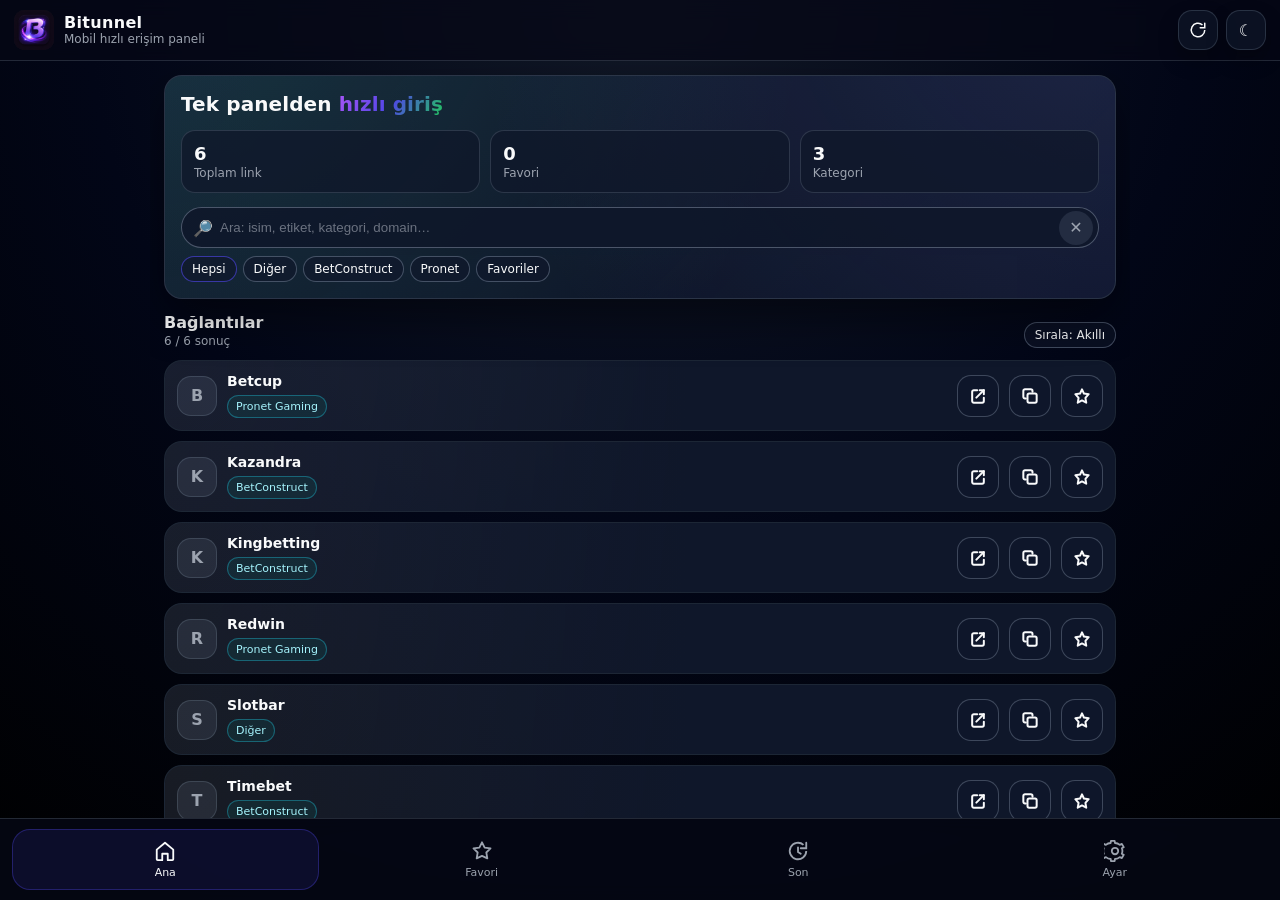
<file: index.html>
<!doctype html>
<html lang="tr">
<head>
  <!-- Temel -->
  <meta charset="utf-8" />
  <meta name="viewport" content="width=device-width,initial-scale=1,viewport-fit=cover" />

  <!-- SEO: Başlık + Açıklama -->
  <title>Bitunnel – Doğru & Güncel Giriş Adresi Paneli | Tek Ekrandan Güvenli ve Hızlı Erişim</title>
  <meta name="description" content="Bitunnel, engellenen veya değişen giriş adreslerini tek panelde toplayan bir erişim uygulamasıdır. Doğru adrese hızlı ve güvenli yönlendirme sağlar, paravan/fake sitelerden kaçınmaya yardımcı olur." />

  <!-- Arama motorları -->
  <meta name="robots" content="index,follow,max-image-preview:large,max-snippet:-1,max-video-preview:-1" />
  <link rel="canonical" href="https://bitunnel.github.io/" />
  <meta http-equiv="Content-Language" content="tr" />

  <!-- Tema / Görünüm -->
  <meta name="theme-color" content="#050816" />
  <meta name="color-scheme" content="dark light" />

  <!-- PWA -->
  <link rel="manifest" href="/manifest.webmanifest" />
  <meta name="mobile-web-app-capable" content="yes" />

  <!-- iOS PWA -->
  <meta name="apple-mobile-web-app-capable" content="yes" />
  <meta name="apple-mobile-web-app-status-bar-style" content="black-translucent" />
  <meta name="apple-mobile-web-app-title" content="Bitunnel" />

  <!-- Favicons / App Icons -->
  <link rel="icon" href="/icons/bitunnel-icon-512.png" />
  <link rel="icon" type="image/png" sizes="16x16" href="/icons/bitunnel-icon-512.png" />
  <link rel="icon" type="image/png" sizes="32x32" href="/icons/bitunnel-icon-512.png" />
  <link rel="apple-touch-icon" sizes="180x180" href="/icons/bitunnel-icon-512.png" />

  <!-- Sosyal Paylaşım: Open Graph -->
  <meta property="og:type" content="website" />
  <meta property="og:site_name" content="Bitunnel" />
  <meta property="og:locale" content="tr_TR" />
  <meta property="og:url" content="https://bitunnel.github.io/" />
  <meta property="og:title" content="Bitunnel – Doğru & Güncel Giriş Adresi Paneli" />
  <meta property="og:description" content="Engellenen veya değişen giriş adreslerini tek panelde topla. Doğru adrese hızlı ve güvenli yönlendirme sağlar, paravan/fake sitelerden kaçınmaya yardımcı olur." />
  <meta property="og:image" content="https://bitunnel.github.io/og/bitunnel-1200x630.png" />
  <meta property="og:image:width" content="1200" />
  <meta property="og:image:height" content="630" />
  <meta property="og:image:alt" content="Bitunnel – doğru ve güncel giriş adresi paneli" />

  <!-- Sosyal Paylaşım: Twitter -->
  <meta name="twitter:card" content="summary_large_image" />
  <meta name="twitter:title" content="Bitunnel – Doğru & Güncel Giriş Adresi Paneli" />
  <meta name="twitter:description" content="Engellenen veya değişen giriş adreslerini tek panelde topla. Doğru adrese hızlı ve güvenli yönlendirme sağlar, paravan/fake sitelerden kaçınmaya yardımcı olur." />
  <meta name="twitter:image" content="https://bitunnel.github.io/og/bitunnel-1200x630.png" />
  <!-- Twitter hesabın varsa aç:
  <meta name="twitter:site" content="@kullaniciadiniz" />
  -->

  <!-- Structured Data (JSON-LD) -->
  <script type="application/ld+json">
  {
    "@context": "https://schema.org",
    "@type": "SoftwareApplication",
    "name": "Bitunnel",
    "applicationCategory": "UtilitiesApplication",
    "operatingSystem": "Web",
    "url": "https://bitunnel.github.io/",
    "description": "Bitunnel, engellenen veya değişen giriş adreslerini tek panelde toplayan bir erişim uygulamasıdır. Doğru adrese hızlı ve güvenli yönlendirme sağlar, paravan/fake sitelerden kaçınmaya yardımcı olur.",
    "offers": { "@type": "Offer", "price": "0", "priceCurrency": "USD" }
  }
  </script>

  <!-- Referrer / CSP (seninkini korudum) -->
  <meta name="referrer" content="no-referrer" />
  <meta http-equiv="Content-Security-Policy"
      content="
        default-src 'self';
        base-uri 'self';
        form-action 'none';

        img-src 'self' data: https:;
        style-src 'self';

        script-src 'self' https://www.googletagmanager.com https://www.google-analytics.com;
        connect-src 'self' https://www.googletagmanager.com https://www.google-analytics.com https://region1.google-analytics.com https://stats.g.doubleclick.net;

      ">

  <link rel="stylesheet" href="/styles.css" />
  <!-- Google tag (gtag.js) -->
<script async src="https://www.googletagmanager.com/gtag/js?id=G-VYT1M2ZGCB"></script>
<script defer src="/ga.js"></script>

</head>


<body>
  <!-- Top App Bar -->
  <header class="appbar" role="banner">
    <div class="brand" aria-label="Bitunnel">
      <div class="logo" aria-hidden="true">
    <img src="/icons/bitunnel-icon-512.png" alt="Bitunnel logo" />
    </div>

      <div class="brandText">
        <div class="brandTitle">Bitunnel</div>
        <div class="brandSub">Mobil hızlı erişim paneli</div>
      </div>
    </div>

    <div class="appbarActions">
      <button class="iconBtn" id="btn-refresh" type="button" aria-label="Yenile">
  <svg viewBox="0 0 24 24" class="iconSvg"><path d="M21 12a9 9 0 1 1-3-6.7" fill="none" stroke="currentColor" stroke-width="2"/><path d="M21 3v6h-6" fill="none" stroke="currentColor" stroke-width="2" stroke-linecap="round"/></svg>
</button>

<button class="iconBtn" id="btn-theme" type="button" aria-label="Tema">
  <svg viewBox="0 0 24 24" class="iconSvg" id="theme-icon">
    <path d="M21 12.8A8.5 8.5 0 1 1 11.2 3a6.5 6.5 0 0 0 9.8 9.8z" fill="none" stroke="currentColor" stroke-width="2" stroke-linejoin="round"/>
  </svg>
</button>

    </div>
  </header>

  <!-- Content -->
  <main class="content" role="main">
    <!-- Home -->
    <section class="view" id="view-home" data-view="home" aria-label="Anasayfa">
      <div class="heroCard">
        <div class="heroTop">
          <div class="heroTitle">
            Tek panelden <span class="grad">hızlı giriş</span>
          </div>
          <!-- <div class="heroChips" id="hero-chips"></div> -->
        </div>

        <div class="statsRow" id="stats-row"></div>

        <div class="searchWrap">
          <div class="searchBox">
            <span class="searchIcon" aria-hidden="true">🔎</span>
            <input id="search" class="searchInput" type="search"
                   placeholder="Ara: isim, etiket, kategori, domain…" autocomplete="off" />
            <button id="clear-search" class="clearBtn" type="button" aria-label="Aramayı temizle">✕</button>
          </div>
          <div class="quickFilters" id="quick-filters" aria-label="Hızlı filtreler"></div>
        </div>
      </div>

      <div class="sectionHeader">
        <div>
          <div class="sectionTitle">Bağlantılar</div>
          <div class="sectionSub" id="results-sub">Yükleniyor…</div>
        </div>
        <button class="pillBtn" id="btn-sort" type="button">Sırala: Akıllı</button>
      </div>

      <!-- Skeleton -->
      <div class="skeletonList" id="skeleton" aria-hidden="true">
        <div class="skel"></div>
        <div class="skel"></div>
        <div class="skel"></div>
        <div class="skel"></div>
      </div>

      <!-- List -->
      <div class="list" id="list"></div>

      <!-- Empty -->
      <div class="emptyState" id="empty" hidden>
        <div class="emptyTitle">Sonuç bulunamadı</div>
        <div class="emptySub">Arama veya filtreleri değiştirerek tekrar deneyebilirsin.</div>
        <button class="primaryBtn" id="btn-reset" type="button">Filtreleri sıfırla</button>
      </div>
    </section>

    <!-- Favorites -->
    <section class="view" id="view-fav" data-view="fav" aria-label="Favoriler" hidden>
      <div class="sectionHeader">
        <div>
          <div class="sectionTitle">Favoriler</div>
          <div class="sectionSub" id="fav-sub">—</div>
        </div>
      </div>
      <div class="list" id="fav-list"></div>
      <div class="emptyState" id="fav-empty" hidden>
        <div class="emptyTitle">Henüz favori yok</div>
        <div class="emptySub">Yıldız ikonuna basarak favori ekleyebilirsin.</div>
      </div>
    </section>

    <!-- Recent -->
    <section class="view" id="view-recent" data-view="recent" aria-label="Son Açılanlar" hidden>
      <div class="sectionHeader">
        <div>
          <div class="sectionTitle">Son Açılanlar</div>
          <div class="sectionSub" id="recent-sub">—</div>
        </div>
        <button class="pillBtn" id="btn-clear-recent" type="button">Temizle</button>
      </div>
      <div class="list" id="recent-list"></div>
      <div class="emptyState" id="recent-empty" hidden>
        <div class="emptyTitle">Kayıt yok</div>
        <div class="emptySub">Herhangi bir link açtığında burada görünecek.</div>
      </div>
    </section>

    <!-- Settings -->
    <section class="view" id="view-settings" data-view="settings" aria-label="Ayarlar" hidden>
      <div class="settingsCard">
        <div class="sectionTitle">Ayarlar</div>

        <div class="settingRow">
          <div>
            <div class="settingTitle">Tema</div>
            <div class="settingSub">Açık / Koyu</div>
          </div>
          <button class="pillBtn" id="btn-theme-2" type="button">Değiştir</button>
        </div>

        <div class="settingRow">
          <div>
            <div class="settingTitle">Mobile App</div>
            <div class="settingSub">IOS / Android</div>
          </div>
          <button class="pillBtn" id="btn-install" type="button" disabled>Yükle</button>
        </div>

        <div class="settingRow">
          <div>
            <div class="settingTitle">Veriler</div>
            <div class="settingSub">Favoriler / Son açılanlar / Sıklık</div>
          </div>
          <button class="dangerBtn" id="btn-clear-data" type="button">Temizle</button>
        </div>

        <div class="legalNote">
          Tüm geçmiş verileri silmek için bu butonu kullanın.
        </div>
      </div>
    </section>
  </main>

  <!-- Bottom Nav -->
  <nav class="bottomNav" role="navigation" aria-label="Alt menü">
    <button class="navItem active" data-go="home" type="button">
      <div class="navIcon" aria-hidden="true">
  <svg viewBox="0 0 24 24" class="iconSvg"><path d="M3 10.5 12 3l9 7.5V21a1 1 0 0 1-1 1h-5v-7H9v7H4a1 1 0 0 1-1-1z" fill="none" stroke="currentColor" stroke-width="2" stroke-linejoin="round"/></svg>
</div>
<div class="navLabel">Ana</div>
    </button>
    <button class="navItem" data-go="fav" type="button">
      <div class="navIcon" aria-hidden="true">
  <svg viewBox="0 0 24 24" class="iconSvg"><path d="M12 17.3 6.2 20l1.1-6.4L2.7 9.2l6.4-.9L12 2.5l2.9 5.8 6.4.9-4.6 4.4 1.1 6.4z" fill="none" stroke="currentColor" stroke-width="2" stroke-linejoin="round"/></svg>
</div>
<div class="navLabel">Favori</div>
    </button>
    <button class="navItem" data-go="recent" type="button">
      <div class="navIcon" aria-hidden="true">
  <svg viewBox="0 0 24 24" class="iconSvg"><path d="M12 8v5l3 2" fill="none" stroke="currentColor" stroke-width="2" stroke-linecap="round"/><path d="M21 12a9 9 0 1 1-3-6.7" fill="none" stroke="currentColor" stroke-width="2"/><path d="M21 3v6h-6" fill="none" stroke="currentColor" stroke-width="2" stroke-linecap="round"/></svg>
</div>
<div class="navLabel">Son</div>
    </button>
    <button class="navItem" data-go="settings" type="button">
      <div class="navIcon" aria-hidden="true">
  <svg viewBox="0 0 24 24" class="iconSvg"><path d="M12 15.5a3.5 3.5 0 1 0 0-7 3.5 3.5 0 0 0 0 7z" fill="none" stroke="currentColor" stroke-width="2"/><path d="M19.4 15a7.7 7.7 0 0 0 .1-6l2-1.2-2-3.5-2.3 1a8 8 0 0 0-5.2-2L11.6 1h-4l-.4 2.3a8 8 0 0 0-5.2 2l-2.3-1-2 3.5 2 1.2a7.7 7.7 0 0 0 .1 6l-2 1.2 2 3.5 2.3-1a8 8 0 0 0 5.2 2L7.6 23h4l.4-2.3a8 8 0 0 0 5.2-2l2.3 1 2-3.5z" fill="none" stroke="currentColor" stroke-width="2" stroke-linejoin="round"/></svg>
</div>
<div class="navLabel">Ayar</div>
    </button>
  </nav>

  <div class="toast" id="toast" role="status" aria-live="polite" hidden></div>

  <script src="/app.js" defer></script>
</body>
</html>
</file>
<file: styles.css>
:root{
  --text:#f9fafb;
  --muted:#9ca3af;
  --line:rgba(148,163,184,.22);
  --shadow: 0 18px 45px rgba(0,0,0,.45);
  --r1:18px;
  --r2:14px;
  --good:#22c55e;

  /* background tokens */
  --bg: #0b0f1a;
  --bg-grad: radial-gradient(circle at top, #111827 0, #020617 50%, #000 100%);

  /* safe areas */
  --safe-bottom: env(safe-area-inset-bottom, 0px);
  --safe-top: env(safe-area-inset-top, 0px);
}

*{box-sizing:border-box; margin:0; padding:0;}
html,body{height:100%; background: var(--bg);}

a{color:inherit; text-decoration:none;}
button{font:inherit; color:inherit; background:none; border:none;}
img{display:block; max-width:100%;}
:focus-visible{ outline:2px solid var(--good); outline-offset: 2px; }
[hidden]{ display:none !important; }

/* =========================================================
   APP SHELL (iOS/PWA stable)
   - body: grid (appbar / content / bottomnav)
   - content: the ONLY scroll container
   - bottomnav: NOT fixed (grid row)
   ========================================================= */
body{
  min-height: 100dvh;
  height: 100dvh;
  display:grid;
  grid-template-rows: auto 1fr auto;
  font-family: system-ui,-apple-system,"Segoe UI",Roboto,Arial;
  background: var(--bg-grad);
  color:var(--text);
  -webkit-font-smoothing:antialiased;
  overflow:hidden; /* scroll sadece .content'ta */
}

body.light{
  background: radial-gradient(circle at top, #e5e7eb 0, #f9fafb 45%, #e5e7eb 100%);
  color:#111827;
}

/* ====== APP BAR ====== */
.appbar{
  position: sticky;
  top:0;
  z-index:50;
  padding: calc(10px + var(--safe-top)) 14px 10px;
  display:flex;
  align-items:center;
  justify-content:space-between;
  gap:10px;
  background: rgba(6,8,22,.72);
  backdrop-filter: blur(10px);
  border-bottom:1px solid var(--line);
}
body.light .appbar{
  background: rgba(255,255,255,.78);
  border-bottom:1px solid rgba(209,213,219,.9);
}

.brand{display:flex; align-items:center; gap:10px;}
.logo{
  width: 40px;
  height: 40px;
  border-radius: 10px;
  background: rgba(255,255,255,.06);
  backdrop-filter: blur(6px);
  display: flex;
  align-items: center;
  justify-content: center;
  box-shadow: none;
  overflow: hidden;
  flex: 0 0 auto;
}
.logo img{
  width: 100%;
  height: 100%;
  object-fit: contain;
}

.brandText{display:flex; flex-direction:column; line-height:1.1;}
.brandTitle{font-weight:700; letter-spacing:.02em;}
.brandSub{font-size:12px; color:var(--muted); margin-top:2px;}

.appbarActions{display:flex; gap:8px;}
.iconBtn{
  width:40px; height:40px; border-radius:14px;
  border:1px solid var(--line);
  background: rgba(15,23,42,.7);
  color: var(--text);
  display:flex; align-items:center; justify-content:center;
  box-shadow: 0 10px 20px rgba(0,0,0,.25);
  cursor:pointer;
}
body.light .iconBtn{
  background: #fff;
  color:#111827;
  border-color: rgba(209,213,219,.9);
}

/* ====== MAIN CONTENT (the only scroll container) ====== */
.content{
  min-height: 0; /* iOS scroll fix */
  overflow-y: auto;
  -webkit-overflow-scrolling: touch;
  overscroll-behavior-y: contain;

  padding: 14px 14px 14px; /* 🔴 bottom padding artık gereksiz */
  max-width: 980px;
  margin: 0 auto;
  width: 100%;

  background: transparent;
}

/* view fill */
.view{ min-height: 100%; }

/* ====== HERO ====== */
.heroCard{
  background: linear-gradient(135deg, rgba(15,23,42,.92), rgba(15,23,42,.72));
  border:1px solid var(--line);
  border-radius: var(--r1);
  box-shadow: var(--shadow);
  padding: 16px;
  overflow:hidden;
  position:relative;
}
.heroCard:before{
  content:"";
  position:absolute; inset:-140px;
  background:
    radial-gradient(circle at 10% 0, rgba(94,234,212,.18), transparent 55%),
    radial-gradient(circle at 90% 0, rgba(129,140,248,.18), transparent 55%);
  opacity:.9;
  pointer-events:none;
}
.heroCard > * {position:relative; z-index:1;}
body.light .heroCard{
  background: linear-gradient(135deg, #fff, #f9fafb);
  border-color: rgba(209,213,219,.9);
  box-shadow: 0 18px 40px rgba(148,163,184,.28);
}

.heroTitle{
  font-size: 20px;
  font-weight: 760;
  letter-spacing: 0.005em;
}


.grad{
  background: linear-gradient(120deg,#a855f7,#4f46e5,#22c55e);
  -webkit-background-clip:text;
  color:transparent;
}

.heroChips{display:flex; flex-wrap:wrap; gap:6px; margin-top:10px;}
.chip{
  font-size:11px;
  padding:5px 9px;
  border-radius:999px;
  border:1px solid var(--line);
  background: rgba(15,23,42,.7);
  color: var(--muted);
}
body.light .chip{
  background:#f3f4f6;
  border-color:#d1d5db;
  color:#4b5563;
}

/* ====== STATS ====== */
.statsRow{
  margin-top:14px;
  display:grid;
  grid-template-columns: repeat(3, minmax(0,1fr));
  gap:10px;
}
.stat{
  background: rgba(15,23,42,.75);
  border:1px solid var(--line);
  border-radius: var(--r2);
  padding: 12px;
}
.statVal{font-size:18px; font-weight:800;}
.statKey{font-size:12px; color: var(--muted); margin-top:2px;}
body.light .stat{background:#fff; border-color:#e5e7eb;}

/* ====== SEARCH / FILTERS ====== */
.searchWrap{margin-top:14px;}
.searchBox{position:relative;}
.searchIcon{
  position:absolute;
  left:12px;
  top:50%;
  transform: translateY(-50%);
  color: var(--muted);
}
.searchInput{
  width:100%;
  padding: 12px 40px 12px 38px;
  border-radius:999px;
  border:1px solid rgba(148,163,184,.45);
  background: rgba(15,23,42,.85);
  color: var(--text);
  outline:none;
}
.searchInput::placeholder{color:#6b7280;}
.clearBtn{
  position:absolute;
  right:6px;
  top:50%;
  transform: translateY(-50%);
  width:34px; height:34px;
  border-radius:999px;
  border:1px solid transparent;
  background: rgba(148,163,184,.15);
  color: var(--muted);
  cursor:pointer;
}
body.light .searchInput{
  background:#f3f4f6;
  border-color:#d1d5db;
  color:#111827;
}
body.light .clearBtn{background:#e5e7eb; color:#374151;}

.quickFilters{
  margin-top: 8px;
  display: flex;
  flex-wrap: wrap;
  gap: 6px;                   /* 🔽 butonlar arası boşluk */
}

.pillBtn{
  padding: 6px 10px;          /* 🔽 daha kompakt */
  border-radius: 999px;
  border: 1px solid rgba(148,163,184,.4);
  background: rgba(15,23,42,.6);
  color: var(--text);
  cursor: pointer;
  font-size: 12px;            /* 🔽 yazı küçüldü */
  line-height: 1;
}

body.light .pillBtn{background:#fff; border-color:#d1d5db; color:#111827;}

.primaryBtn{
  padding:10px 14px;
  border-radius: 999px;
  border:0;
  background: radial-gradient(circle at 0 0, #a855f7 0, #4f46e5 45%, #22c55e 100%);
  color:#fff;
  font-weight:650;
  cursor:pointer;
  box-shadow: 0 14px 30px rgba(88,80,236,.55);
}
.dangerBtn{
  padding:10px 14px;
  border-radius: 999px;
  border:1px solid rgba(239,68,68,.55);
  background: rgba(239,68,68,.12);
  color:#fecaca;
  cursor:pointer;
}
body.light .dangerBtn{color:#b91c1c; background: rgba(239,68,68,.08);}

/* ====== SECTION ====== */
.sectionHeader{
  margin-top: 14px;
  display:flex;
  align-items:flex-end;
  justify-content:space-between;
  gap:10px;
}
.sectionTitle{font-size:16px; font-weight:760;}
.sectionSub{font-size:12px; color: var(--muted); margin-top:2px;}

/* ====== LIST / CARDS ====== */
.list{margin-top:12px; display:flex; flex-direction:column; gap:10px;}
.card{
  display:flex;
  align-items:center;
  justify-content:space-between;
  gap:10px;
  padding: 12px;
  border-radius: var(--r1);
  border:1px solid rgba(31,41,55,.9);
  background: radial-gradient(circle at 0 0, rgba(148,163,184,.16) 0, rgba(15,23,42,1) 55%);
}
body.light .card{
  background:#fff;
  border-color:#e5e7eb;
  box-shadow: 0 10px 20px rgba(148,163,184,.18);
}

.left{display:flex; align-items:center; gap:10px; min-width:0;}
.favicon{
  width:40px; height:40px;
  border-radius: 14px;
  border:1px solid var(--line);
  background: rgba(148,163,184,.12);
  display:flex;
  align-items:center;
  justify-content:center;
  overflow:hidden;
  flex: 0 0 auto;
}
.favicon img{width:100%; height:100%; object-fit:cover;}
.fallbackIcon{font-weight:800; color: var(--muted);}

.meta{min-width:0;}
.title{
  font-size:14px;
  font-weight:720;
  white-space:nowrap;
  overflow:hidden;
  text-overflow:ellipsis;
}
.sub{
  margin-top:2px;
  font-size:12px;
  color: var(--muted);
  white-space:nowrap;
  overflow:hidden;
  text-overflow:ellipsis;
}
.tags{margin-top:6px; display:flex; gap:6px; flex-wrap:wrap;}
.tag{
  font-size:11px;
  padding:4px 8px;
  border-radius:999px;
  border:1px solid rgba(34,211,238,.35);
  background: rgba(15,118,110,.16);
  color:#a5f3fc;
}
body.light .tag{
  background:#e0f2fe;
  border-color:#7dd3fc;
  color:#0369a1;
}

.actions{
  display:flex;
  gap:10px;
  align-items:center;
}

.actionIconBtn{
  width:42px;
  height:42px;
  border-radius: 14px;
  border:1px solid rgba(148,163,184,.35);
  background: rgba(15,23,42,.55);
  color: var(--text);
  display:flex;
  align-items:center;
  justify-content:center;
  cursor:pointer;
  transition: transform .12s ease, border-color .12s ease, background .12s ease;
}

.actionIconBtn:active{
  transform: scale(.98);
}

.actionIconBtn:hover{
  border-color: rgba(148,163,184,.65);
}

.actionIconBtn.active{
  color:#facc15;
  border-color: rgba(250,204,21,.6);
  background: rgba(250,204,21,.10);
}

body.light .actionIconBtn{
  background:#f3f4f6;
  border-color:#d1d5db;
  color:#111827;
}


/* ====== SKELETON ====== */
.skeletonList{margin-top:12px; display:flex; flex-direction:column; gap:10px;}
.skel{
  height:76px;
  border-radius: var(--r1);
  border:1px solid var(--line);
  background: linear-gradient(90deg, rgba(148,163,184,.10), rgba(148,163,184,.22), rgba(148,163,184,.10));
  background-size: 200% 100%;
  animation: shimmer 1.1s linear infinite;
}
@keyframes shimmer{0%{background-position:0 0}100%{background-position:-200% 0}}
@media (prefers-reduced-motion: reduce){ .skel{animation:none} }

/* ====== EMPTY ====== */
.emptyState{
  margin-top: 18px;
  padding: 16px;
  border-radius: var(--r1);
  border:1px dashed rgba(148,163,184,.35);
  background: rgba(15,23,42,.4);
  text-align:center;
}
body.light .emptyState{background:#fff; border-color:#d1d5db;}
.emptyTitle{font-weight:800;}
.emptySub{margin-top:8px; font-size:12px; color: var(--muted);}

.emptyState .primaryBtn{
  margin-top: 10px;        /* 🔽 üstten boşluk */
  padding: 8px 12px;      /* 🔽 daha küçük */
  font-size: 13px;        /* 🔽 yazı küçüldü */
  font-weight: 600;
  box-shadow: 0 10px 22px rgba(88,80,236,.35); /* daha hafif */
}


/* ====== SETTINGS ====== */
.settingsCard{
  margin-top: 14px;
  padding: 16px;
  border-radius: var(--r1);
  border:1px solid var(--line);
  background: rgba(15,23,42,.65);
}
body.light .settingsCard{background:#fff; border-color:#e5e7eb;}
.settingRow{
  margin-top: 12px;
  display:flex;
  align-items:center;
  justify-content:space-between;
  gap:10px;
  padding-top: 12px;
  border-top:1px solid rgba(148,163,184,.18);
}
.settingTitle{font-weight:760;}
.settingSub{font-size:12px; color: var(--muted); margin-top:2px;}
.legalNote{margin-top:14px; font-size:12px; color: var(--muted);}

/* ====== BOTTOM NAV (grid row, NOT fixed) ====== */
.bottomNav{
  padding: 10px 12px calc(10px + var(--safe-bottom));
  display:flex;
  justify-content:space-around;
  gap:10px;
  background: rgba(6,8,22,.78);
  backdrop-filter: blur(10px);
  border-top:1px solid var(--line);
}
body.light .bottomNav{
  background: rgba(255,255,255,.85);
  border-top:1px solid rgba(209,213,219,.9);
}

.navItem{
  flex:1;
  border:1px solid transparent;
  background: transparent;
  color: var(--muted);
  border-radius: var(--r1);
  padding: 10px 6px;
  cursor:pointer;
  display:flex;
  flex-direction:column;
  align-items:center;
  gap:4px;
}
.navIcon{display:flex; align-items:center; justify-content:center;}
.navLabel{font-size:11px;}
.navItem.active{
  color: var(--text);
  border-color: rgba(79,70,229,.35);
  background: rgba(79,70,229,.12);
}
body.light .navItem.active{color:#111827;}

/* ====== TOAST ====== */
.toast{
  position: fixed;
  left: 50%;
  transform: translateX(-50%);
  bottom: calc(12px + var(--safe-bottom));
  min-width: 260px;              /* 🔴 KRİTİK */
  max-width: 90vw;
  padding: 14px 16px;
  border-radius: 16px;
  border:1px solid var(--line);
  background: rgba(15,23,42,.88);
  backdrop-filter: blur(12px);
  color: var(--text);
  z-index: 80;
  box-shadow: 0 14px 30px rgba(0,0,0,.35);

  display:flex;
  flex-direction: column;        /* 🔴 YATAY DEĞİL */
  align-items: center;
  gap: 8px;
  text-align: center;
}

body.light .toast{
  background: rgba(255,255,255,.92);
  color:#111827;
  border-color:#d1d5db;
}
.toastIcon{
  width: 40px;
  height: 40px;
  border-radius: 12px;
  background: rgba(148,163,184,.18);
  display:flex;
  align-items:center;
  justify-content:center;
  box-shadow: inset 0 0 0 1px rgba(148,163,184,.35);
}

.toastIcon .iconSvg{
  width: 26px;
  height: 26px;
}

.toastText{
  font-size: 13px;
  line-height: 1.35;
  color: var(--text);
}





/* ====== SVG ICON SIZES ====== */
.iconSvg{width:20px; height:20px; display:block;}
.navIcon .iconSvg{width:22px; height:22px;}
.iconBtn .iconSvg{width:18px; height:18px;}
</file>
